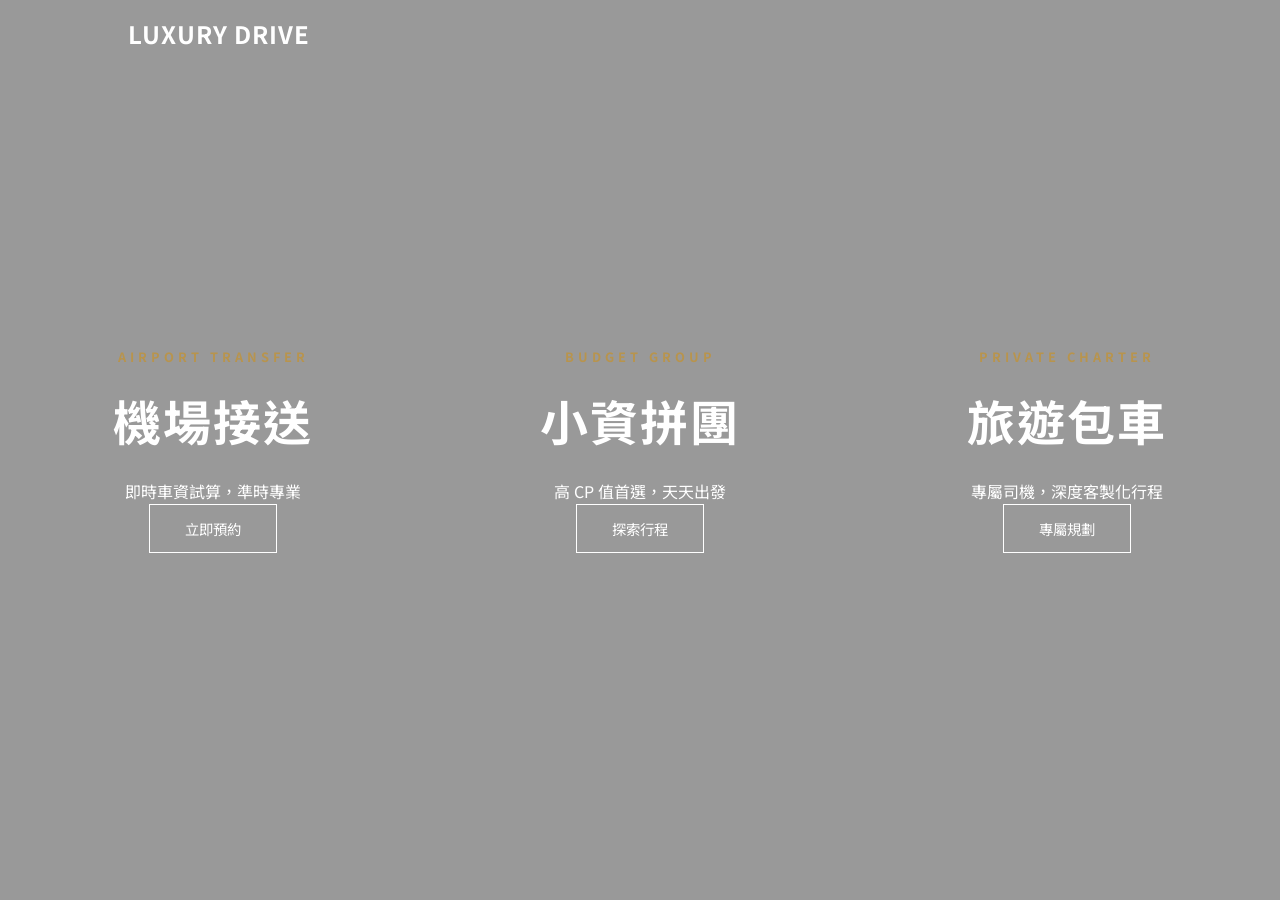
<file: index.html>
<!DOCTYPE html>
<html lang="zh-Hant">
<head>
    <meta charset="UTF-8">
    <meta name="viewport" content="width=device-width, initial-scale=1.0">
    <title>尊榮接送 LUXURY DRIVE | 官方網站</title>
    <link rel="stylesheet" href="star-travel_site/style.css">
    <link href="https://fonts.googleapis.com/css2?family=Noto+Sans+TC:wght@300;500;700&display=swap" rel="stylesheet">
</head>
<body class="luxury-home">

<nav class="navbar luxury-nav">
    <div class="logo">LUXURY DRIVE</div>
</nav>

<main class="split-hero">
    <a href="star-travel_site/airport.html" class="hero-half airport-side">
        <div class="side-content">
            <span class="category">AIRPORT TRANSFER</span>
            <h2>機場接送</h2>
            <p>即時車資試算，準時專業</p>
            <div class="luxury-btn">立即預約</div>
        </div>
        <div class="overlay"></div>
    </a>

    <a href="star-travel_site/budget.html" class="hero-half budget-side">
        <div class="side-content">
            <span class="category">BUDGET GROUP</span>
            <h2>小資拼團</h2>
            <p>高 CP 值首選，天天出發</p>
            <div class="luxury-btn">探索行程</div>
        </div>
        <div class="overlay"></div>
    </a>

    <a href="star-travel_site/charter.html" class="hero-half charter-side">
        <div class="side-content">
            <span class="category">PRIVATE CHARTER</span>
            <h2>旅遊包車</h2>
            <p>專屬司機，深度客製化行程</p>
            <div class="luxury-btn">專屬規劃</div>
        </div>
        <div class="overlay"></div>
    </a>
</main>

</body>
</html>
</file>
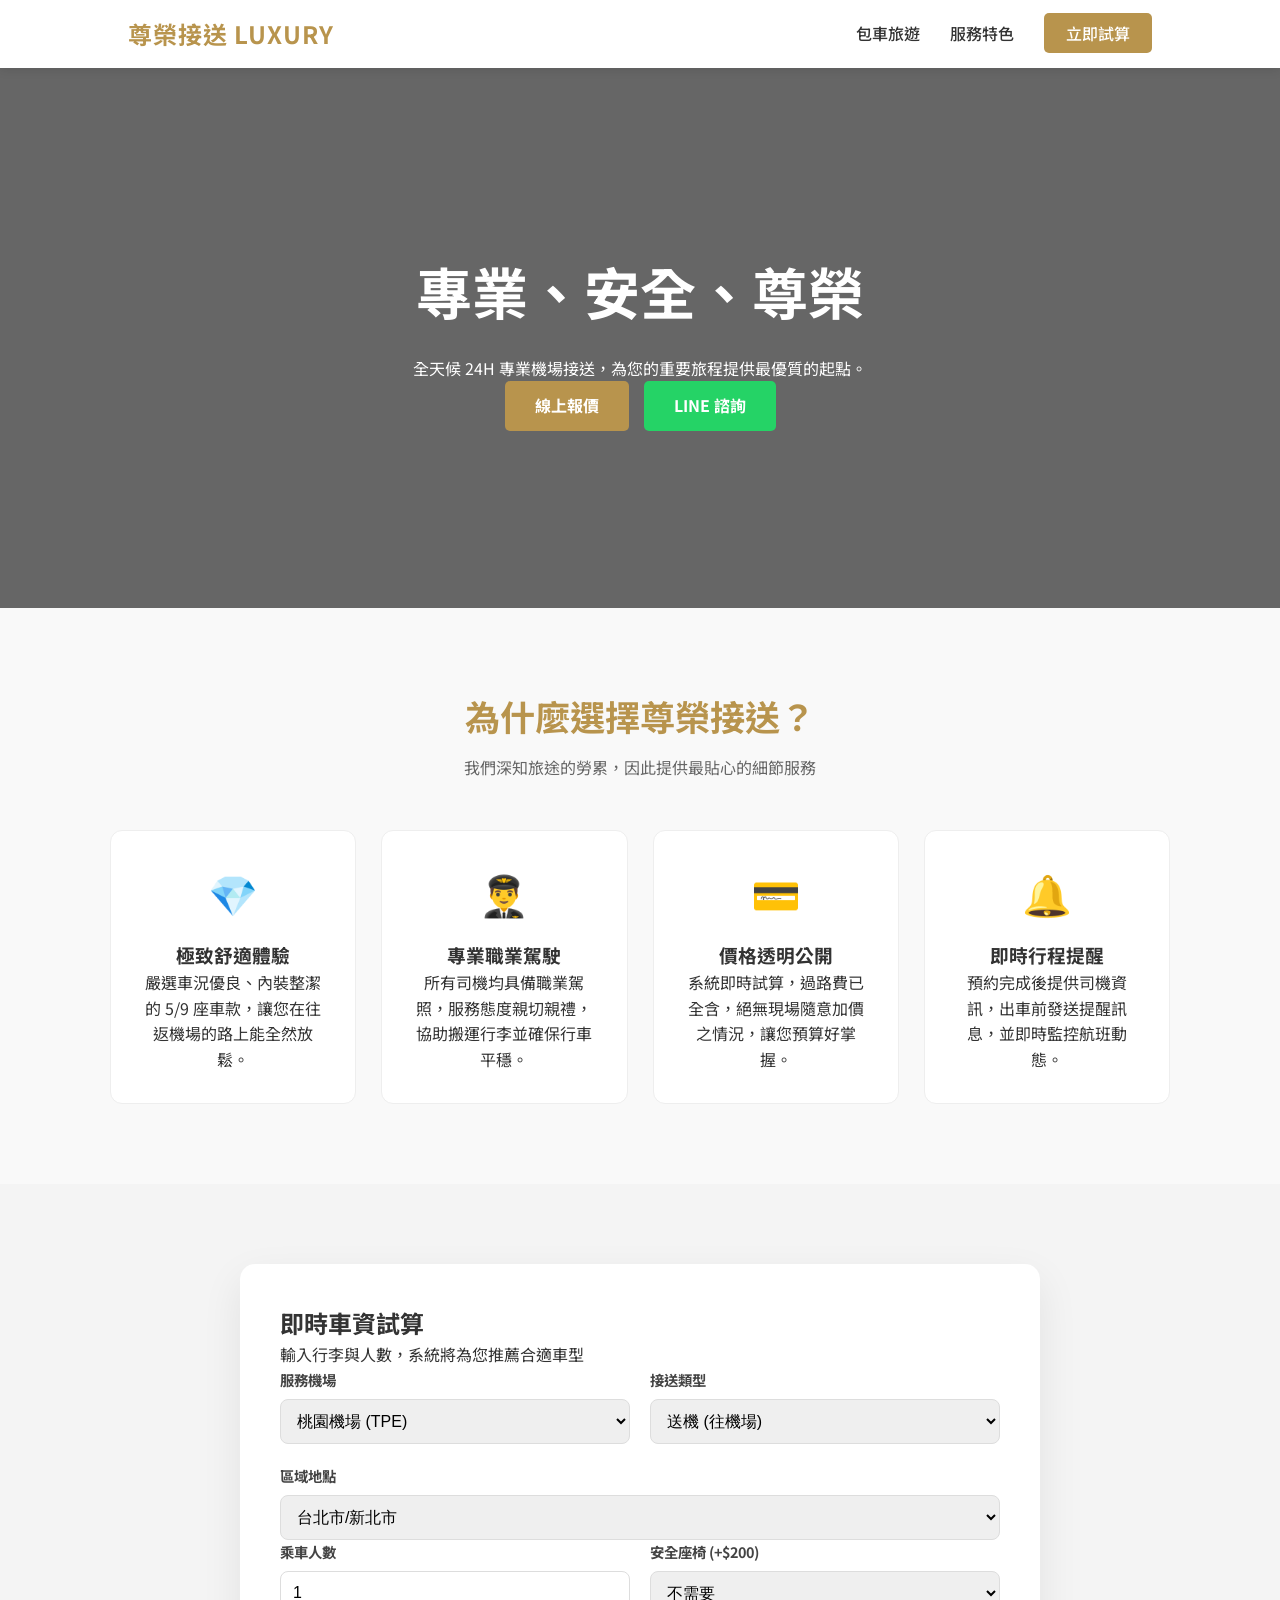
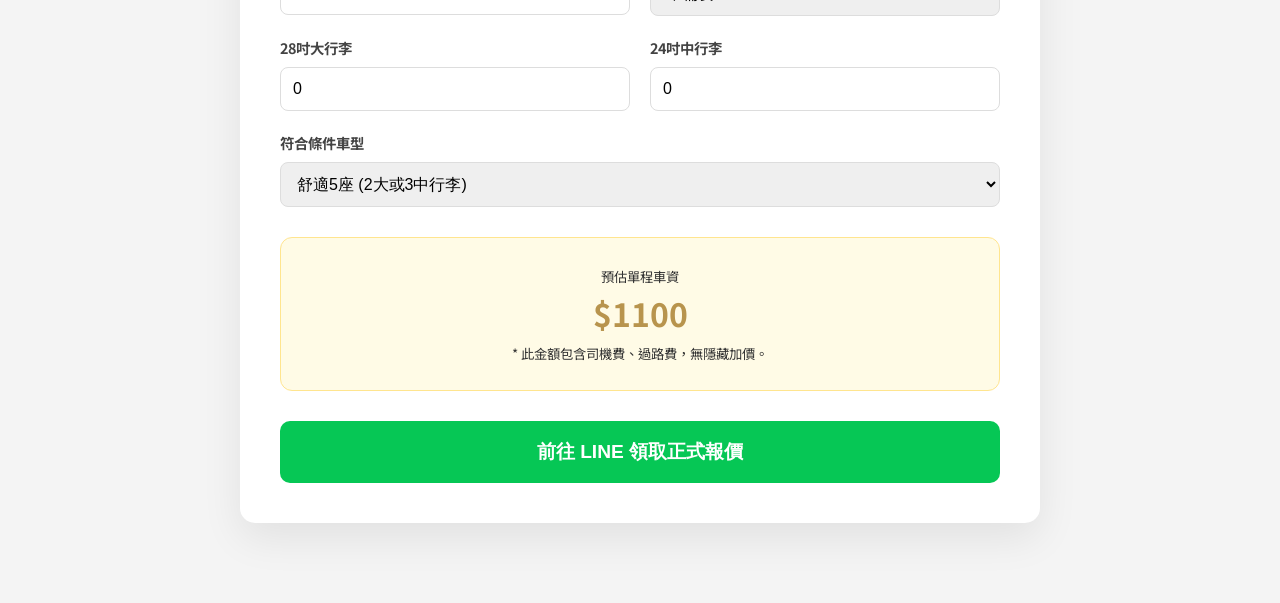
<file: star-travel_site/airport.html>
<!DOCTYPE html>
<html lang="zh-Hant">
<head>
    <meta charset="UTF-8">
    <meta name="viewport" content="width=device-width, initial-scale=1.0">
    <title>尊榮機場接送 | 24H 專業智能預約</title>
    <link rel="stylesheet" href="style.css">
    <link href="https://fonts.googleapis.com/css2?family=Noto+Sans+TC:wght@400;500;700&display=swap" rel="stylesheet">
</head>
<body>

<nav class="navbar">
    <div class="logo">尊榮接送 LUXURY</div>
    <ul class="nav-links">
	    <li><a href="charter.html">包車旅遊</a></li>
        <li><a href="#features">服務特色</a></li>
        <li><a href="#booking" class="btn-contact-nav">立即試算</a></li>
    </ul>
</nav>

<header class="hero">
    <div class="hero-content">
        <h1>專業、安全、尊榮</h1>
        <p>全天候 24H 專業機場接送，為您的重要旅程提供最優質的起點。</p>
        <div class="hero-btns">
            <a href="#booking" class="btn-primary">線上報價</a>
            <a href="https://line.me" class="btn-secondary">LINE 諮詢</a>
        </div>
    </div>
</header>

<section id="features" class="service-intro">
    <div class="container">
        <div class="section-header">
            <h2>為什麼選擇尊榮接送？</h2>
            <p>我們深知旅途的勞累，因此提供最貼心的細節服務</p>
        </div>

        <div class="service-grid">
            <div class="service-card">
                <div class="card-icon">💎</div>
                <h3>極致舒適體驗</h3>
                <p>嚴選車況優良、內裝整潔的 5/9 座車款，讓您在往返機場的路上能全然放鬆。</p>
            </div>
            <div class="service-card">
                <div class="card-icon">👨‍✈️</div>
                <h3>專業職業駕駛</h3>
                <p>所有司機均具備職業駕照，服務態度親切親禮，協助搬運行李並確保行車平穩。</p>
            </div>
            <div class="service-card">
                <div class="card-icon">💳</div>
                <h3>價格透明公開</h3>
                <p>系統即時試算，過路費已全含，絕無現場隨意加價之情況，讓您預算好掌握。</p>
            </div>
            <div class="service-card">
                <div class="card-icon">🔔</div>
                <h3>即時行程提醒</h3>
                <p>預約完成後提供司機資訊，出車前發送提醒訊息，並即時監控航班動態。</p>
            </div>
        </div>
    </div>
</section>

<section id="booking" class="booking-section">
    <div class="container">
        <div class="form-card">
            <div class="form-header">
                <h2>即時車資試算</h2>
                <p>輸入行李與人數，系統將為您推薦合適車型</p>
            </div>
            
            <form class="booking-form" id="mainForm">
                <div class="form-row">
                    <div class="form-group">
                        <label>服務機場</label>
                        <select id="airport" onchange="updateAreaOptions()">
                            <option value="TPE">桃園機場 (TPE)</option>
                            <option value="TSA">松山機場 (TSA)</option>
                        </select>
                    </div>
                    <div class="form-group">
                        <label>接送類型</label>
                        <select id="serviceType">
                            <option value="送機">送機 (往機場)</option>
                            <option value="接機">接機 (機場出發)</option>
                        </select>
                    </div>
                </div>

                <div class="form-group">
                    <label>區域地點</label>
                    <select id="area"></select>
                </div>

                <div class="form-row">
                    <div class="form-group">
                        <label>乘車人數</label>
                        <input type="number" id="passengerCount" min="1" max="8" value="1">
                    </div>
                    <div class="form-group">
                        <label>安全座椅 (+$200)</label>
                        <select id="babySeat">
                            <option value="0">不需要</option>
                            <option value="1">1 張</option>
                            <option value="2">2 張</option>
                        </select>
                    </div>
                </div>

                <div class="form-row">
                    <div class="form-group">
                        <label>28吋大行李</label>
                        <input type="number" id="luggage28" min="0" max="10" value="0">
                    </div>
                    <div class="form-group">
                        <label>24吋中行李</label>
                        <input type="number" id="luggage24" min="0" max="10" value="0">
                    </div>
                </div>

                <div class="form-group">
                    <label>符合條件車型</label>
                    <select id="carType"></select>
                </div>

                <div id="price-display" class="price-box">
                    <small>預估單程車資</small>
                    <span id="estimated-amount">$0</span>
                    <small id="price-note">* 最終價格以客服確認為準</small>
                </div>

                <button type="button" onclick="sendToLine()" class="btn-submit" id="submitBtn">
                    前往 LINE 領取正式報價
                </button>
            </form>
        </div>
    </div>
</section>

<script>
// 數據與邏輯同前，確保功能完整
const pricingData = {
   TPE: { 
       "台北市/新北市": { comfort: 1100, suv: 1200, van: 1400 },
       "桃園中壢市區": { comfort: 1100, suv: 1200, van: 1500 },
       "新竹市區": { comfort: 1600, suv: 1700, van: 2000 },
       "基隆市區": { comfort: 1700, suv: 1800, van: 2100 },
       "礁溪宜蘭": { comfort: 2400, suv: 2500, van: 2900 },
       "羅東蘇澳": { comfort: 2700, suv: 2800, van: 3200 },
       "台中市區": { comfort: 2600, suv: 2700, van: 3000 },
       "苗栗市區": { comfort: 2100, suv: 2200, van: 2600 },
       "彰化市區": { comfort: 2800, suv: 2900, van: 3300 },
       "雲林市區": { comfort: 3500, suv: 3600, van: 4000 },
       "嘉義市區": { comfort: 4200, suv: 4300, van: 4700 },
       "台南市區": { comfort: 4700, suv: 4800, van: 5600 },
       "花蓮市區": { comfort: 6200, suv: 6400, van: 7000 }
   },
   TSA: { 
       "台北市區": { comfort: 800, suv: 900, van: 1100 },
       "北投/文山/板橋/新莊": { comfort: 850, suv: 950, van: 1200 },
       "新店/土城/汐止": { comfort: 900, suv: 1000, van: 1300 },
       "三峽/鶯歌/淡水": { comfort: 950, suv: 1000, van: 1300 },
       "宜蘭礁溪": { comfort: 1800, suv: 1900, van: 2300 }
   }
};

const carOptions = [
    { value: 'comfort', text: '舒適5座 (2大或3中行李)' },
    { value: 'suv', text: '休旅5座 (3大或4中行李)' },
    { value: 'van', text: '舒適8/9座 (6大或7中行李)' }
];

function updateAreaOptions() {
   const airport = document.getElementById('airport').value;
   const areaSelect = document.getElementById('area');
   areaSelect.innerHTML = "";
   Object.keys(pricingData[airport]).forEach(area => {
       let opt = document.createElement('option');
       opt.value = area; opt.text = area;
       areaSelect.appendChild(opt);
   });
   calculatePrice();
}

document.getElementById('mainForm').addEventListener('input', calculatePrice);

function calculatePrice() {
   const airport = document.getElementById('airport').value;
   const area = document.getElementById('area').value;
   const carSelect = document.getElementById('carType');
   const type = document.getElementById('serviceType').value;
   const pax = parseInt(document.getElementById('passengerCount').value) || 0;
   const seat = parseInt(document.getElementById('babySeat').value) || 0;
   const lug28 = parseInt(document.getElementById('luggage28').value) || 0;
   const lug24 = parseInt(document.getElementById('luggage24').value) || 0;

   const effectivePax = pax + (seat > 0 ? 1 : 0); 
   const currentSelected = carSelect.value;
   carSelect.innerHTML = ""; 

   const checkLimit = (car) => {
       if (car === 'comfort') return effectivePax <= 4 && (lug28+lug24) <= 2 && lug24 <= 3;
       if (car === 'suv') return effectivePax <= 4 && (lug28+lug24) <= 3 && lug24 <= 4;
       if (car === 'van') return effectivePax <= 7 && (lug28+lug24) <= 6 && lug24 <= 7;
       return false;
   };

   let availableCount = 0;
   carOptions.forEach(opt => {
       if (checkLimit(opt.value)) {
           let nOpt = document.createElement('option');
           nOpt.value = opt.value; nOpt.text = opt.text;
           carSelect.appendChild(nOpt);
           availableCount++;
       }
   });

   if ([...carSelect.options].some(o => o.value === currentSelected)) carSelect.value = currentSelected;

   const car = carSelect.value;
   const note = document.getElementById('price-note');
   const btn = document.getElementById('submitBtn');

   if (availableCount > 0 && car) {
       let price = pricingData[airport][area][car];
       if (type === "接機" && (area === "台北市/新北市" || area === "桃園中壢市區")) price += 100; 
       price += (seat * 200);
       document.getElementById('estimated-amount').innerText = `$${price}`;
       note.innerText = "* 此金額包含司機費、過路費，無隱藏加價。";
       btn.disabled = false;
   } else {
       document.getElementById('estimated-amount').innerText = "---";
       note.innerHTML = "<span style='color:red;'>⚠️ 此行李/人數組合超出車輛上限，請洽客服安排。</span>";
       btn.disabled = true;
   }
}

function sendToLine() {
   const price = document.getElementById('estimated-amount').innerText;
   const airport = document.getElementById('airport').options[document.getElementById('airport').selectedIndex].text;
   const car = document.getElementById('carType').options[document.getElementById('carType').selectedIndex].text;
   const msg = `【預約機場接送】\n地點：${document.getElementById('area').value} ↔ ${airport}\n類型：${document.getElementById('serviceType').value}\n車型：${car}\n人數：${document.getElementById('passengerCount').value}人/座椅${document.getElementById('babySeat').value}張\n行李：28吋x${document.getElementById('luggage28').value}、24吋x${document.getElementById('luggage24').value}\n試算金額：${price}`;
   window.location.href = `https://line.me/R/oaMessage/@your_id/?${encodeURIComponent(msg)}`;
}
updateAreaOptions();
</script>
</body>
</html>
</file>
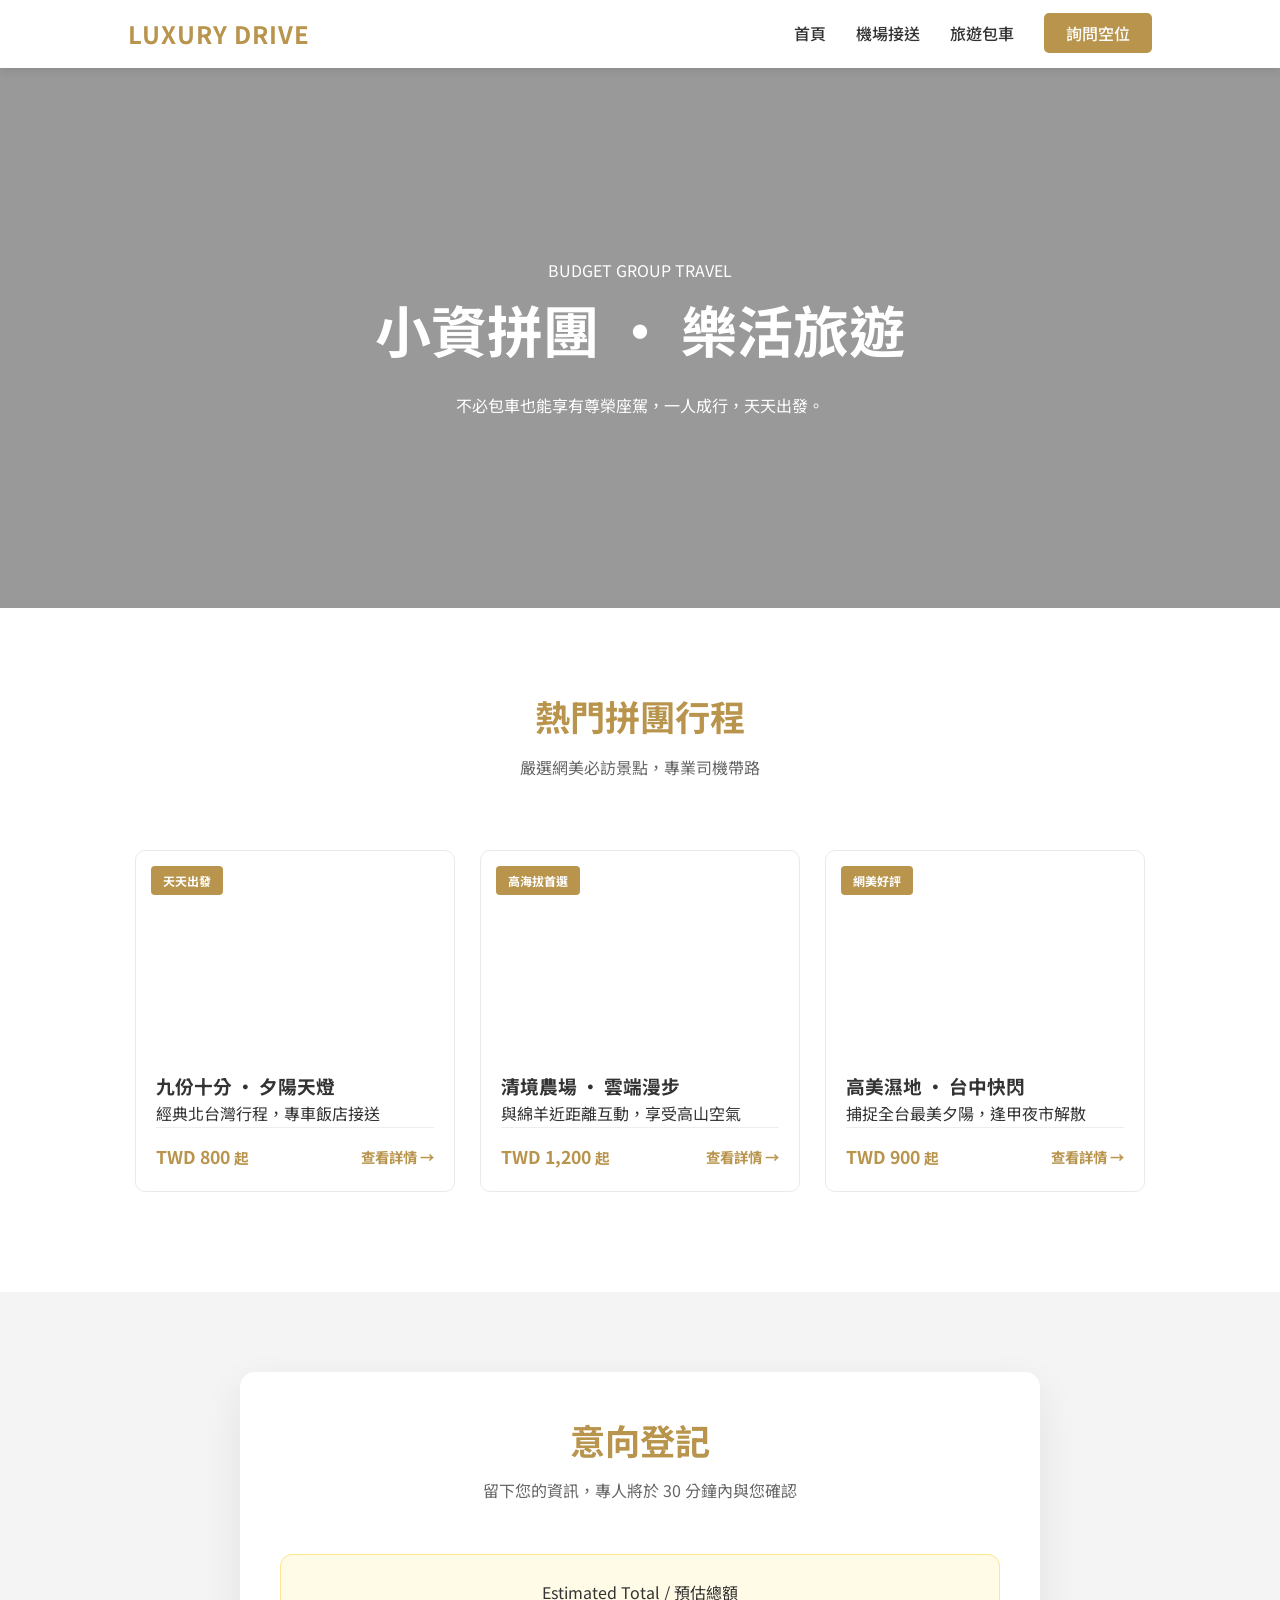
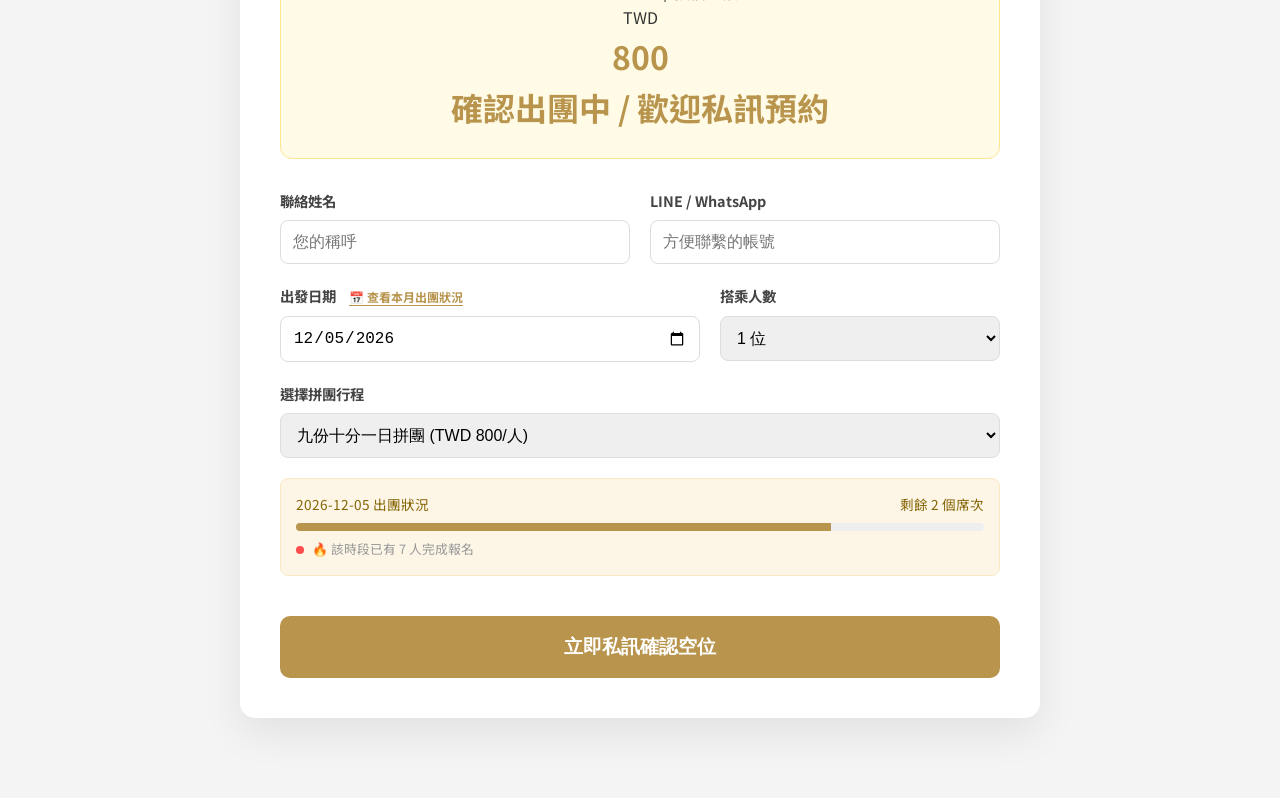
<file: star-travel_site/budget.html>
<!DOCTYPE html>
<html lang="zh-Hant">
<head>
    <meta charset="UTF-8">
    <meta name="viewport" content="width=device-width, initial-scale=1.0">
    <title>小資拼團 - LUXURY DRIVE</title>
    <link rel="stylesheet" href="style.css">
    <link href="https://fonts.googleapis.com/css2?family=Noto+Sans+TC:wght@300;500;700&display=swap" rel="stylesheet">
</head>
<body class="budget-page">

<nav class="navbar">
    <div class="logo">LUXURY DRIVE</div>
    <ul class="nav-links">
        <li><a href="index.html">首頁</a></li>
        <li><a href="airport.html">機場接送</a></li>
        <li><a href="charter.html">旅遊包車</a></li>
        <li><a href="#booking" class="btn-contact-nav">詢問空位</a></li>
    </ul>
</nav>

<header class="hero budget-hero">
    <div class="hero-content">
        <span class="hero-subtitle">BUDGET GROUP TRAVEL</span>
        <h1>小資拼團 · 樂活旅遊</h1>
        <p>不必包車也能享有尊榮座駕，一人成行，天天出發。</p>
    </div>
</header>

<section class="packages-section">
    <div class="container">
        <div class="section-header">
            <h2>熱門拼團行程</h2>
            <p>嚴選網美必訪景點，專業司機帶路</p>
        </div>
        
        <div class="package-grid">
            <div class="package-card" onclick="openPackage('jiufen')">
                <div class="tag">天天出發</div>
                <div class="package-img" style="background-image: url('https://images.unsplash.com/photo-1506450174024-79973238da44?q=80&w=800');"></div>
                <div class="package-info">
                    <h3>九份十分 · 夕陽天燈</h3>
                    <p>經典北台灣行程，專車飯店接送</p>
                    <div class="package-footer">
                        <span class="price">TWD 800 <small>起</small></span>
                        <span class="more-link">查看詳情 →</span>
                    </div>
                </div>
            </div>

            <div class="package-card" onclick="openPackage('qingjing')">
                <div class="tag">高海拔首選</div>
                <div class="package-img" style="background-image: url('https://images.unsplash.com/photo-1470071459604-3b5ec3a7fe05?q=80&w=800');"></div>
                <div class="package-info">
                    <h3>清境農場 · 雲端漫步</h3>
                    <p>與綿羊近距離互動，享受高山空氣</p>
                    <div class="package-footer">
                        <span class="price">TWD 1,200 <small>起</small></span>
                        <span class="more-link">查看詳情 →</span>
                    </div>
                </div>
            </div>

            <div class="package-card" onclick="openPackage('gaomei')">
                <div class="tag">網美好評</div>
                <div class="package-img" style="background-image: url('https://images.unsplash.com/photo-1549317661-bd32c8ce0db2?q=80&w=800');"></div>
                <div class="package-info">
                    <h3>高美濕地 · 台中快閃</h3>
                    <p>捕捉全台最美夕陽，逢甲夜市解散</p>
                    <div class="package-footer">
                        <span class="price">TWD 900 <small>起</small></span>
                        <span class="more-link">查看詳情 →</span>
                    </div>
                </div>
            </div>
        </div>
    </div>
</section>

<section class="booking-section" id="booking">
    <div class="container">
        <div class="form-card">
            <div class="section-header">
                <h2>意向登記</h2>
                <p>留下您的資訊，專人將於 30 分鐘內與您確認</p>
            </div>
            
            <div class="price-box">
                <label>Estimated Total / 預估總額</label>
                <div>
                    <span class="currency">TWD</span>
                    <span id="estimated-amount">0</span>
                </div>
                <span id="estimated-status">請選擇行程與人數</span>
            </div>

            <form id="budgetForm">
    <div class="form-row">
        <div class="form-group">
            <label>聯絡姓名</label>
            <input type="text" id="user-name" placeholder="您的稱呼" required>
        </div>
        <div class="form-group">
            <label>LINE / WhatsApp</label>
            <input type="text" id="user-contact" placeholder="方便聯繫的帳號" required>
        </div>
    </div>

    <div class="form-row">
        <div class="form-group" style="flex: 1.5;">
		
    <label>出發日期 
			<span onclick="toggleCalendar()" style="font-size:0.75rem; color:#b8944d; cursor:pointer; margin-left:10px; border-bottom:1px solid;">📅 查看本月出團狀況</span>
		</label>
		<input type="date" id="tour-date" required>
		</div>

		<div id="calendar-popup" class="calendar-modal">
		<div class="calendar-card">
			<div class="calendar-header">
				<h3 id="current-month-year">2024年 5月</h3>
				<span class="close-mini" onclick="toggleCalendar()">×</span>
			</div>
			<div class="calendar-grid-header">
				<span>日</span><span>一</span><span>二</span><span>三</span><span>四</span><span>五</span><span>六</span>
			</div>
			<div id="calendar-days" class="calendar-grid">
				</div>
			<div class="calendar-footer">
				<small>● 尚有餘位 | <span style="color:#e53e3e;">● 即將客滿</span></small>
			</div>
		</div>
        </div>
		
		
		
        <div class="form-group" style="flex: 1;">
            <label>搭乘人數</label>
            <select id="passenger-count">
                <option value="1">1 位</option>
                <option value="2">2 位</option>
                <option value="3">3 位</option>
                <option value="4">4 位</option>
            </select>
        </div>
    </div>

    <div class="form-group">
        <label>選擇拼團行程</label>
        <select id="tour-select">
            <option value="800">九份十分一日拼團 (TWD 800/人)</option>
            <option value="1200">清境農場一日拼團 (TWD 1,200/人)</option>
            <option value="900">高美濕地半日拼團 (TWD 900/人)</option>
        </select>
    </div>

    <div id="booking-status-bar" style="margin: 20px 0; padding: 15px; background: #fdf6e7; border-radius: 8px; border: 1px solid #f9e8c3;">
        <div style="display: flex; justify-content: space-between; margin-bottom: 8px; font-size: 0.85rem; color: #856404;">
            <span id="date-display">請選擇日期...</span>
            <span id="seats-left">剩餘 8 個席次</span>
        </div>
        <div style="width: 100%; height: 8px; background: #eee; border-radius: 4px; overflow: hidden;">
            <div id="progress-fill" style="width: 30%; height: 100%; background: #b8944d; transition: 0.5s;"></div>
        </div>
        <p id="live-count-text" style="font-size: 0.8rem; color: #999; margin-top: 8px;">🔥 該時段已有 2 人完成報名</p>
    </div>
    
    <button type="submit" class="btn-submit">立即私訊確認空位</button>
</form>
        </div>
    </div>
</section>

<div id="packageModal" class="modal">
    <div class="modal-content">
        <button class="close-btn" onclick="closeModal()">&times;</button>
        <div id="modalBody">
            </div>
    </div>
</div>

<script>
    function openPackage(type) {
        const modal = document.getElementById('packageModal');
        const body = document.getElementById('modalBody');
        modal.style.display = 'block';
        
        // 模擬注入不同行程的內容
        let content = `
            <div class="package-detail">
                <h2 style="margin-bottom:15px; color:#b8944d;">行程詳細資訊</h2>
                <div style="background:#f9f9f9; padding:20px; border-radius:10px; margin-bottom:20px;">
                    <p style="margin-bottom:10px;"><strong>✅ 費用包含：</strong>車資、油費、過路費、保險、飲用水</p>
                    <p style="margin-bottom:10px;"><strong>❌ 費用不含：</strong>門票、個人餐費、小費</p>
                    <p><strong>📍 集合地點：</strong>台北車站 M3 出口 或 市區飯店</p>
                </div>
                <p style="line-height:1.8; color:#666;">這是我們最受歡迎的精選路線。小資拼團讓您用最少的預算，享受最專業的司機接送服務。車輛皆為定期消毒之豪華九人座商務車，保證寬敞舒適。</p>
                <div style="margin-top:30px; text-align:center;">
                    <a href="#booking" onclick="closeModal()" class="btn-primary" style="display:inline-block; padding:12px 40px; text-decoration:none;">我有興趣</a>
                </div>
            </div>
        `;
        body.innerHTML = content;
    }

    function closeModal() {
        document.getElementById('packageModal').style.display = 'none';
    }
	
	
    const tourSelect = document.getElementById('tour-select');
    const passengerSelect = document.getElementById('passenger-count');
    const tourDate = document.getElementById('tour-date');
    const amountDisplay = document.getElementById('estimated-amount');
    const statusDisplay = document.getElementById('estimated-status');
    
    // 進度條相關
    const dateDisplay = document.getElementById('date-display');
    const seatsLeft = document.getElementById('seats-left');
    const progressFill = document.getElementById('progress-fill');
    const liveCountText = document.getElementById('live-count-text');

    // 預設日期為明天
    const today = new Date();
    const tomorrow = new Date(today);
    tomorrow.setDate(tomorrow.getDate() + 1);
    tourDate.value = tomorrow.toISOString().split('T')[0];
    tourDate.min = today.toISOString().split('T')[0];

    function updateBookingInfo() {
        const selectedDate = new Date(tourDate.value);
        const dayOfWeek = selectedDate.getDay(); // 0 是週日, 6 是週六
        
        // 模擬報名人數邏輯：週末 (0,6) 4-7人，平日 1-4人
        let registered;
        if (dayOfWeek === 0 || dayOfWeek === 6) {
            registered = Math.floor(Math.random() * 4) + 4; 
        } else {
            registered = Math.floor(Math.random() * 4) + 1;
        }

        const maxSeats = 9; // 豪華九人座
        const left = maxSeats - registered;
        const percentage = (registered / maxSeats) * 100;

        // 更新視覺
        dateDisplay.innerText = `${tourDate.value} 出團狀況`;
        seatsLeft.innerText = `剩餘 ${left} 個席次`;
        progressFill.style.width = `${percentage}%`;
        liveCountText.innerText = `🔥 該時段已有 ${registered} 人完成報名`;

        // 連動更新價格
        const pricePerPerson = parseInt(tourSelect.value);
        const count = parseInt(passengerSelect.value);
        amountDisplay.innerText = (pricePerPerson * count).toLocaleString();
        
        // 檢查是否超額
        if (count > left) {
            statusDisplay.innerText = "抱歉，該時段餘位不足，建議更換日期";
            statusDisplay.style.color = "#e53e3e";
        } else {
            statusDisplay.innerText = "確認出團中 / 歡迎私訊預約";
            statusDisplay.style.color = "#b8944d";
        }
    }

    // 監聽所有欄位
    tourDate.addEventListener('change', updateBookingInfo);
    tourSelect.addEventListener('change', updateBookingInfo);
    passengerSelect.addEventListener('change', updateBookingInfo);

    // 初始執行
    updateBookingInfo();
	function toggleCalendar() {
    const cal = document.getElementById('calendar-popup');
    cal.style.display = (cal.style.display === 'flex') ? 'none' : 'flex';
    if(cal.style.display === 'flex') renderCalendar();
}

function renderCalendar() {
    const container = document.getElementById('calendar-days');
    const now = new Date();
    const year = now.getFullYear();
    const month = now.getMonth();
    
    // 設定標題
    document.getElementById('current-month-year').innerText = `${year}年 ${month + 1}月`;
    
    const firstDay = new Date(year, month, 1).getDay();
    const daysInMonth = new Date(year, month + 1, 0).getDate();
    
    container.innerHTML = '';

    // 填充空白
    for (let i = 0; i < firstDay; i++) {
        container.innerHTML += '<div></div>';
    }

    // 生成日期
    for (let d = 1; d <= daysInMonth; d++) {
        const isWeekend = (new Date(year, month, d).getDay() % 6 === 0);
        const registered = isWeekend ? Math.floor(Math.random() * 4) + 4 : Math.floor(Math.random() * 4) + 1;
        const isFull = registered >= 7;

        const dayEl = document.createElement('div');
        dayEl.className = 'calendar-day';
        dayEl.innerHTML = `
            <span class="day-num">${d}</span>
            <span class="day-count ${isFull ? 'full-alert' : ''}">${registered}人報名</span>
        `;
        
        dayEl.onclick = () => {
            const formattedDate = `${year}-${String(month + 1).padStart(2, '0')}-${String(d).padStart(2, '0')}`;
            document.getElementById('tour-date').value = formattedDate;
            updateBookingInfo(); // 觸發你原本的報名人數進度條更新
            toggleCalendar();
        };
        
        container.appendChild(dayEl);
    }
}
</script>

</body>
</html>
</file>
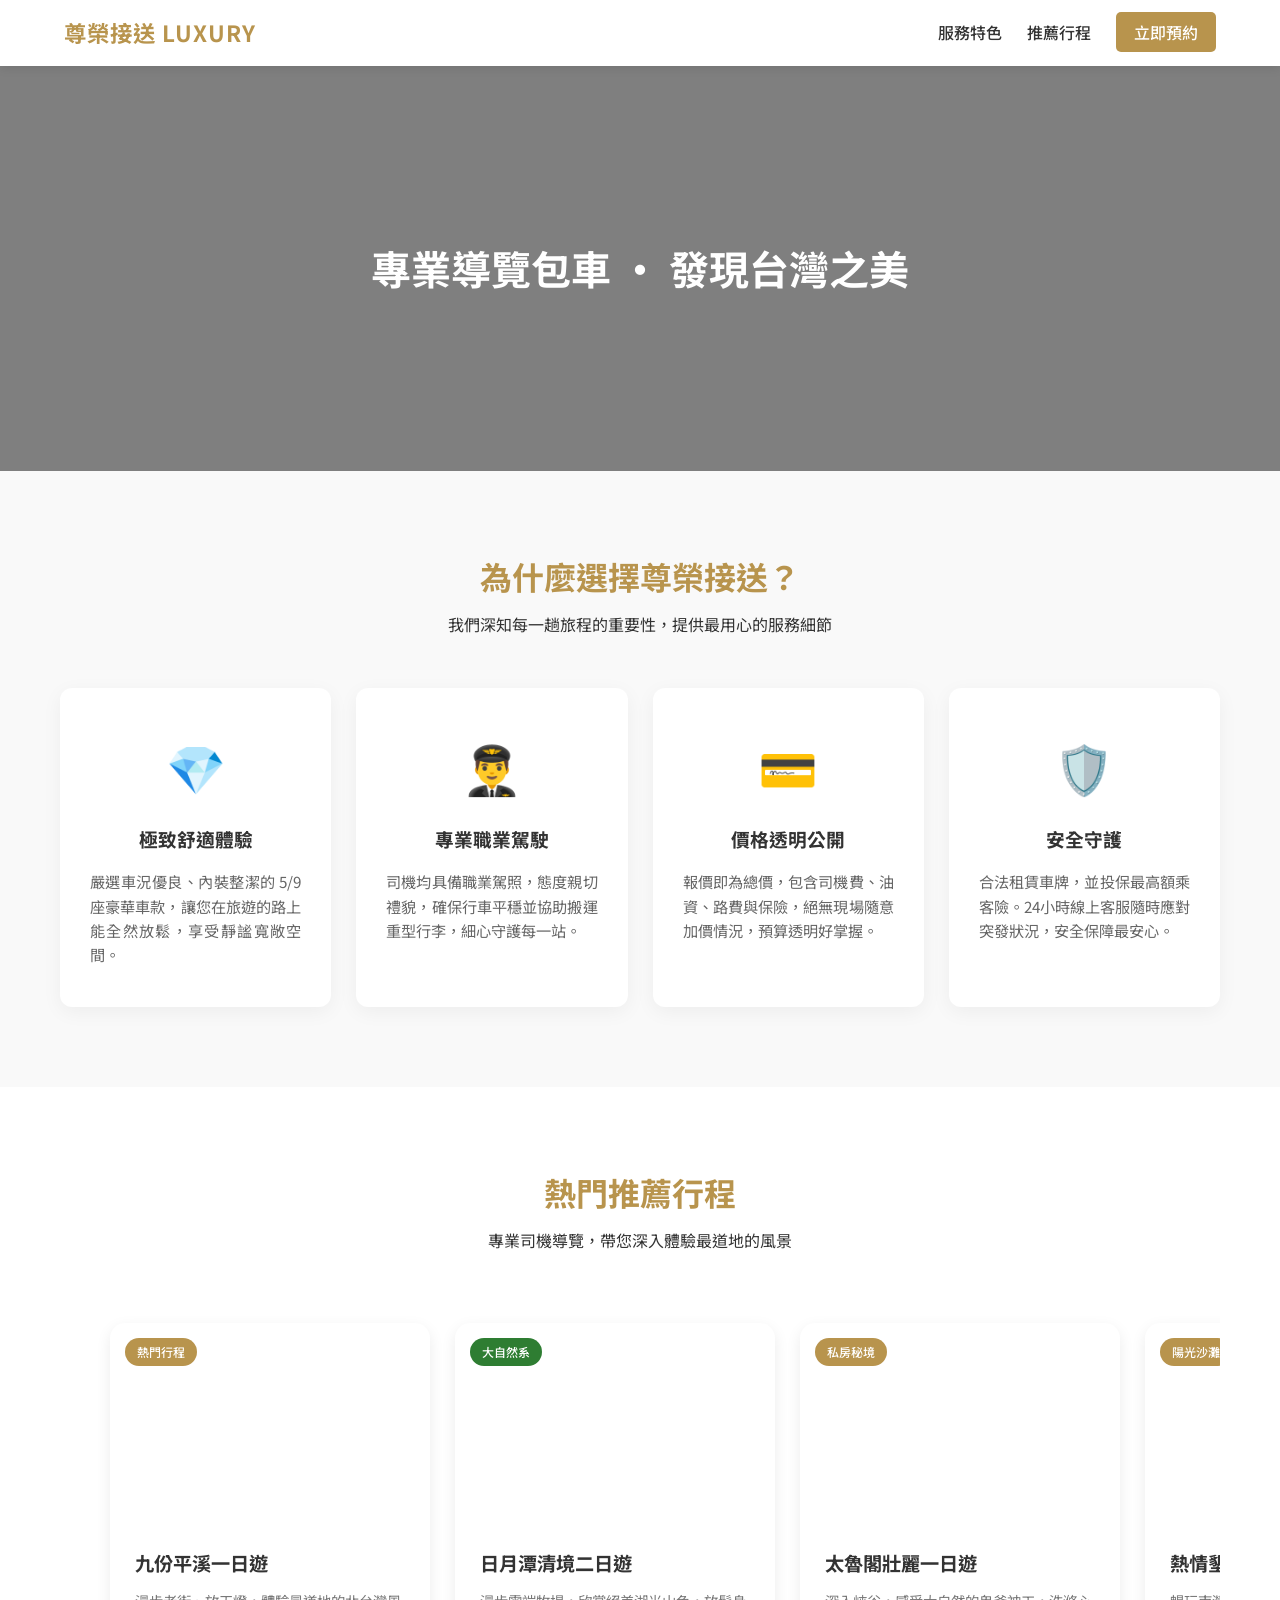
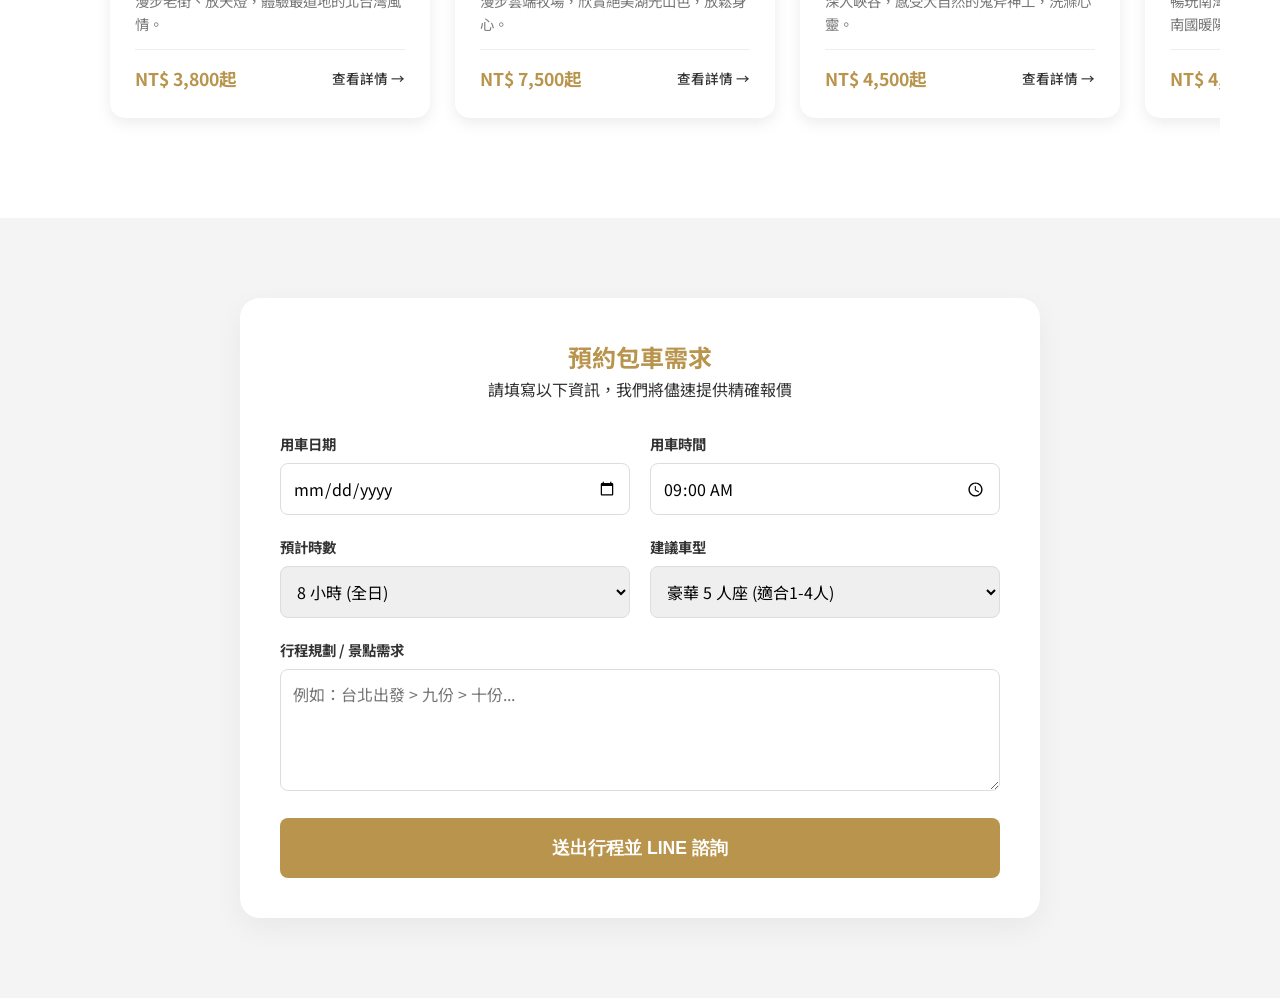
<file: star-travel_site/charter.html>
<!DOCTYPE html>
<html lang="zh-Hant">
<head>
    <meta charset="UTF-8">
    <meta name="viewport" content="width=device-width, initial-scale=1.0">
    <title>尊榮接送 LUXURY | 專業包車服務</title>
    <link href="https://fonts.googleapis.com/css2?family=Noto+Sans+TC:wght@300;400;500;700&display=swap" rel="stylesheet">
    <style>
        /* 1. 基礎設定 */
        * { margin: 0; padding: 0; box-sizing: border-box; }
        body { font-family: 'Noto Sans TC', sans-serif; color: #333; line-height: 1.6; scroll-behavior: smooth; background: #fff; }
        .container { max-width: 1200px; margin: 0 auto; padding: 0 20px; }
        
        /* 2. 導覽列 */
        .navbar { display: flex; justify-content: space-between; align-items: center; padding: 15px 5%; background: #fff; box-shadow: 0 2px 10px rgba(0,0,0,0.1); position: sticky; top: 0; z-index: 1000; }
        .logo { font-size: 1.4rem; font-weight: bold; color: #b8944d; letter-spacing: 1px; }
        .nav-links { list-style: none; display: flex; align-items: center; }
        .nav-links li { margin-left: 25px; }
        .nav-links a { text-decoration: none; color: #333; font-weight: 500; transition: 0.3s; }
        .btn-contact-nav { background: #b8944d; color: #fff !important; padding: 8px 18px; border-radius: 5px; }

        /* 3. 英雄區 */
        .hero { 
            height: 45vh; background: linear-gradient(rgba(0,0,0,0.5), rgba(0,0,0,0.5)), url('https://images.unsplash.com/photo-1449965408869-eaa3f722e40d?q=80&w=2000');
            background-size: cover; background-position: center; display: flex; align-items: center; justify-content: center; text-align: center; color: #fff;
        }

        /* 4. 服務特色 (原始風格) */
        .service-intro { padding: 80px 0; background: #f9f9f9; }
        .section-header { text-align: center; margin-bottom: 50px; }
        .section-header h2 { color: #b8944d; font-size: 2rem; margin-bottom: 10px; }
        .service-grid { display: grid; grid-template-columns: repeat(auto-fit, minmax(250px, 1fr)); gap: 25px; }
        .service-card { background: #fff; padding: 40px 30px; border-radius: 12px; text-align: center; box-shadow: 0 5px 20px rgba(0,0,0,0.05); }
        .card-icon { font-size: 3rem; margin-bottom: 20px; display: block; }
        .service-card h3 { margin-bottom: 15px; color: #333; }
        .service-card p { font-size: 0.95rem; color: #666; text-align: justify; }

        /* 5. 推薦行程 (含標籤 Tag 風格) */
        .packages-section { padding: 80px 0; background: #fff; overflow: hidden; }
        .package-grid { display: flex; gap: 25px; padding: 20px 50px; overflow-x: auto; scroll-snap-type: x mandatory; }
        .package-grid::-webkit-scrollbar { height: 6px; }
        .package-grid::-webkit-scrollbar-thumb { background: #ddd; border-radius: 10px; }
        
        .package-card { 
            flex: 0 0 320px; background: #fff; border-radius: 15px; overflow: hidden; 
            box-shadow: 0 5px 15px rgba(0,0,0,0.08); scroll-snap-align: center; cursor: pointer;
            position: relative; transition: 0.3s;
        }
        .package-card:hover { transform: translateY(-5px); }

        /* 行程標籤 */
        .tag {
            position: absolute; top: 15px; left: 15px; background: #b8944d; color: #fff;
            padding: 4px 12px; border-radius: 50px; font-size: 0.75rem; font-weight: 500; z-index: 10;
        }
        .tag.nature { background: #2e7d32; } /* 森林大自然系專用綠色 */

        .package-img { height: 200px; background-size: cover; background-position: center; }
        .package-info { padding: 25px; }
        .package-info h3 { margin-bottom: 10px; font-size: 1.2rem; }
        .package-info p { color: #777; font-size: 0.9rem; margin-bottom: 15px; height: 45px; overflow: hidden; }
        .package-footer { display: flex; justify-content: space-between; align-items: center; border-top: 1px solid #eee; padding-top: 15px; }
        .price { color: #b8944d; font-weight: 700; font-size: 1.1rem; }
        .more-link { font-size: 0.85rem; font-weight: 500; color: #333; }

        /* 6. 預約表單 */
        .booking-section { padding: 80px 0; background: #f4f4f4; }
        .form-card { background: #fff; padding: 40px; border-radius: 20px; max-width: 800px; margin: 0 auto; box-shadow: 0 10px 30px rgba(0,0,0,0.05); }
        .form-row { display: grid; grid-template-columns: 1fr 1fr; gap: 20px; margin-bottom: 20px; }
        .form-group label { display: block; font-weight: bold; margin-bottom: 8px; font-size: 0.9rem; }
        input, select, textarea { padding: 12px; border: 1px solid #ddd; border-radius: 8px; width: 100%; font-family: inherit; font-size: 1rem; }
        .btn-submit { background: #b8944d; color: #fff; border: none; padding: 18px; border-radius: 8px; width: 100%; font-size: 1.1rem; font-weight: bold; cursor: pointer; transition: 0.3s; }
        .btn-submit:hover { background: #a38241; }

        /* 7. Modal */
        .modal { display: none; position: fixed; inset: 0; z-index: 2000; background: rgba(0,0,0,0.85); backdrop-filter: blur(5px); }
        .modal-content { background: #fff; width: 90%; max-width: 600px; margin: 5vh auto; border-radius: 20px; padding: 30px; position: relative; max-height: 85vh; overflow-y: auto; }
        /* 金色圓鈕 X */
		.close-btn {
		/* 座標改回正值，確保在框框內看得到 */
		position: absolute !important;
		top: 15px !important;    
		right: 15px !important;  

		width: 42px !important;
		height: 42px !important;

		/* 你的要求：金底白色 X */
		background-color: #b8944d !important; 
		color: #ffffff !important; 

		border-radius: 50% !important; /* 強制圓圈 */
		border: 2px solid #ffffff !important; /* 白色外圈 */

		display: flex !important;
		align-items: center !important;
		justify-content: center !important;

		font-size: 22px !important;
		font-weight: bold !important;
		cursor: pointer !important;
		z-index: 9999 !important; /* 確保在圖片上面 */

		/* 轉動動畫 */
		transition: transform 0.4s cubic-bezier(0.175, 0.885, 0.32, 1.275) !important;
		box-shadow: 0 4px 10px rgba(0,0,0,0.3) !important;
		line-height: 0;
		}

		/* 選到時轉一下 */
		.close-btn:hover {
		background-color: #d4af37 !important;
		transform: rotate(180deg) scale(1.1) !important;
		}
        @media (max-width: 768px) { .form-row { grid-template-columns: 1fr; } .nav-links { display: none; } }
    </style>
</head>
<body>

<nav class="navbar">
    <div class="logo">尊榮接送 LUXURY</div>
    <ul class="nav-links">
        <li><a href="#features">服務特色</a></li>
        <li><a href="#packages">推薦行程</a></li>
        <li><a href="#booking" class="btn-contact-nav">立即預約</a></li>
    </ul>
</nav>

<header class="hero">
    <h1 style="color:#fff; font-size: 2.5rem;">專業導覽包車 · 發現台灣之美</h1>
</header>

<section id="features" class="service-intro">
    <div class="container">
        <div class="section-header">
            <h2>為什麼選擇尊榮接送？</h2>
            <p>我們深知每一趟旅程的重要性，提供最用心的服務細節</p>
        </div>
        <div class="service-grid">
            <div class="service-card">
                <span class="card-icon">💎</span>
                <h3>極致舒適體驗</h3>
                <p>嚴選車況優良、內裝整潔的 5/9 座豪華車款，讓您在旅遊的路上能全然放鬆，享受靜謐寬敞空間。</p>
            </div>
            <div class="service-card">
                <span class="card-icon">👨‍✈️</span>
                <h3>專業職業駕駛</h3>
                <p>司機均具備職業駕照，態度親切禮貌，確保行車平穩並協助搬運重型行李，細心守護每一站。</p>
            </div>
            <div class="service-card">
                <span class="card-icon">💳</span>
                <h3>價格透明公開</h3>
                <p>報價即為總價，包含司機費、油資、路費與保險，絕無現場隨意加價情況，預算透明好掌握。</p>
            </div>
            <div class="service-card">
                <span class="card-icon">🛡️</span>
                <h3>安全守護</h3>
                <p>合法租賃車牌，並投保最高額乘客險。24小時線上客服隨時應對突發狀況，安全保障最安心。</p>
            </div>
        </div>
    </div>
</section>

<section id="packages" class="packages-section">
    <div class="container">
        <div class="section-header">
            <h2 style="color:#b8944d;">熱門推薦行程</h2>
            <p>專業司機導覽，帶您深入體驗最道地的風景</p>
        </div>
        <div class="package-grid" id="package-list">
            </div>
    </div>
</section>

<section id="booking" class="booking-section">
    <div class="container">
        <div class="form-card">
            <div style="text-align:center; margin-bottom:30px;">
                <h2 style="color:#b8944d;">預約包車需求</h2>
                <p>請填寫以下資訊，我們將儘速提供精確報價</p>
            </div>
            <form id="charterForm">
                <div class="form-row">
                    <div class="form-group">
                        <label>用車日期</label>
                        <input type="date" id="serviceDate">
                    </div>
                    <div class="form-group">
                        <label>用車時間</label>
                        <input type="time" id="serviceTime" value="09:00">
                    </div>
                </div>
                <div class="form-row">
                    <div class="form-group">
                        <label>預計時數</label>
                        <select id="duration">
                            <option value="4">4 小時 (半日)</option>
                            <option value="8" selected>8 小時 (全日)</option>
                            <option value="10">10 小時 (深度)</option>
                        </select>
                    </div>
                    <div class="form-group">
                        <label>建議車型</label>
                        <select id="carType">
                            <option value="5人座">豪華 5 人座 (適合1-4人)</option>
                            <option value="9人座">尊榮 9 人座 (適合1-8人)</option>
                        </select>
                    </div>
                </div>
                <div class="form-group" style="margin-bottom:20px;">
                    <label>行程規劃 / 景點需求</label>
                    <textarea id="itineraryText" rows="4" placeholder="例如：台北出發 > 九份 > 十份..."></textarea>
                </div>
                <button type="button" onclick="sendToLine()" class="btn-submit">送出行程並 LINE 諮詢</button>
            </form>
        </div>
    </div>
</section>

<div id="itineraryModal" class="modal">
    
    
	 <div class="modal-content">
        <button class="close-btn" onclick="closeModal()">&times;</button>
        <div id="modalBody">
            </div>
    </div>
</div>


<script>
    // 行程數據 (包含太魯閣、墾丁)
    const tourData = {
        'north': { tag: '熱門行程', title: '九份平溪一日遊', img: 'https://images.unsplash.com/photo-1502602898657-3e91760cbb34?q=80&w=800', price: '3,800', hours: 8, detail: '漫步老街、放天燈，體驗最道地的北台灣風情。', steps: ['10:00 台北接送', '11:30 十分放天燈', '14:30 九份漫步', '17:30 返回'] },
        'nature': { tag: '大自然系', title: '日月潭清境二日遊', img: 'https://images.unsplash.com/photo-1470071459604-3b5ec3a7fe05?q=80&w=800', price: '7,500', hours: 10, detail: '漫步雲端牧場，欣賞絕美湖光山色，放鬆身心。', steps: ['09:00 台中/台北出發', '11:00 清境農場', '15:00 日月潭環湖', '次日回程'] },
        'east': { tag: '私房秘境', title: '太魯閣壯麗一日遊', img: 'https://images.unsplash.com/photo-1571333250215-685b3064883d?q=80&w=800', price: '4,500', hours: 8, detail: '深入峽谷，感受大自然的鬼斧神工，洗滌心靈。', steps: ['09:00 花蓮接送', '10:30 燕子口步道', '14:00 長春祠', '16:30 返回'] },
        'south': { tag: '陽光沙灘', title: '熱情墾丁一日遊', img: 'https://images.unsplash.com/photo-1516690561799-46d8f74f9abf?q=80&w=800', price: '4,200', hours: 10, detail: '暢玩南灣水上活動，打卡最南端燈塔，享受南國暖陽。', steps: ['08:30 高雄接送', '10:30 墾丁南灣', '14:00 鵝鑾鼻燈塔', '18:00 返回'] }
    };

    const list = document.getElementById('package-list');
    Object.keys(tourData).forEach(id => {
        const item = tourData[id];
        list.innerHTML += `
            <div class="package-card" onclick="openDetails('${id}')">
                <div class="tag ${id === 'nature' ? 'nature' : ''}">${item.tag}</div>
                <div class="package-img" style="background-image: url('${item.img}')"></div>
                <div class="package-info">
                    <h3>${item.title}</h3>
                    <p>${item.detail}</p>
                    <div class="package-footer">
                        <span class="price">NT$ ${item.price}起</span>
                        <span class="more-link">查看詳情 →</span>
                    </div>
                </div>
            </div>
        `;
    });

    function openDetails(id) {
        const data = tourData[id];
        let stepsHtml = data.steps.map(s => `<li style="margin-bottom:8px; border-bottom:1px solid #f0f0f0; padding-bottom:5px;">${s}</li>`).join('');
        document.getElementById('modalBody').innerHTML = `
            <img src="${data.img}" style="width:100%; border-radius:10px; margin-bottom:15px;">
            <h3>${data.title}</h3>
            <p style="color:#666; margin: 10px 0;">${data.detail}</p>
            <h4 style="margin: 20px 0 10px; color:#b8944d;">預計時間表：</h4>
            <ul style="list-style:none; margin-bottom: 20px;">${stepsHtml}</ul>
            <button class="btn-submit" onclick="confirmPackage('${data.title}', ${data.hours})">確認行程並預約</button>
        `;
        document.getElementById('itineraryModal').style.display = "block";
    }

    function closeModal() { document.getElementById('itineraryModal').style.display = "none"; }
    
    function confirmPackage(name, h) {
        document.getElementById('itineraryText').value = name;
        document.getElementById('duration').value = h.toString();
        closeModal();
        document.getElementById('booking').scrollIntoView({ behavior: 'smooth' });
    }

    function sendToLine() {
        const date = document.getElementById('serviceDate').value;
        const time = document.getElementById('serviceTime').value;
        const iti = document.getElementById('itineraryText').value;
        if(!date || !iti) return alert('請完整填寫日期與行程');
        const message = `【 預約包車諮詢 】\n日期：${date}\n時間：${time}\n人數：${document.getElementById('pax').value}位\n時數：${document.getElementById('duration').value}H\n車型：${document.getElementById('carType').value}\n需求：${iti}`;
        window.location.href = `https://line.me/R/oaMessage/@your_id/?${encodeURIComponent(message)}`;
    }

    window.onclick = e => { if(e.target.className == 'modal') closeModal(); };
</script>

</body>
</html>
</file>
<file: star-travel_site/style.css>
/* =========================================
   1. 共用基礎 (Global)
   ========================================= */
* { margin: 0; padding: 0; box-sizing: border-box; }
body { font-family: 'Noto Sans TC', sans-serif; color: #333; line-height: 1.6; background-color: #fff; scroll-behavior: smooth; }
.container { max-width: 1100px; margin: 0 auto; padding: 0 20px; }

/* 標題共用樣式 */
.section-header { text-align: center; margin-bottom: 50px; }
.section-header h2 { font-size: 2.2rem; color: #b8944d; margin-bottom: 10px; }
.section-header p { color: #666; }

/* =========================================
   2. 導覽列模組 (Navbar)
   ========================================= */
.navbar { display: flex; justify-content: space-between; align-items: center; padding: 15px 10%; background: #fff; box-shadow: 0 2px 10px rgba(0,0,0,0.1); position: sticky; top: 0; z-index: 1000; }
.logo { font-size: 1.5rem; font-weight: bold; color: #b8944d; letter-spacing: 1px; }
.nav-links { list-style: none; display: flex; align-items: center; }
.nav-links li { margin-left: 30px; }
.nav-links a { text-decoration: none; color: #333; font-weight: 500; transition: 0.3s; }
.nav-links a:hover { color: #b8944d; }
.btn-contact-nav { background: #b8944d; color: #fff !important; padding: 8px 22px; border-radius: 5px; }

/* =========================================
   3. 首頁專用 (index.html)
   ========================================= */
.luxury-home .luxury-nav { position: fixed; width: 100%; background: transparent !important; box-shadow: none !important; }
.luxury-home .luxury-nav .logo, .luxury-home .luxury-nav .nav-links a { color: #fff; }

.split-hero { display: flex; height: 100vh; width: 100%; overflow: hidden; }
.hero-half { position: relative; flex: 1; display: flex; align-items: center; justify-content: center; text-align: center; text-decoration: none; color: #fff; transition: flex 0.6s cubic-bezier(0.25, 1, 0.5, 1); overflow: hidden; }
.hero-half:hover { flex: 1.2; }
.airport-side { background: url('https://images.unsplash.com/photo-1542314831-068cd1dbfeeb?q=80&w=2070') center/cover; }
.charter-side { background: url('https://images.unsplash.com/photo-1469854523086-cc02fe5d8800?q=80&w=2021') center/cover; }
.overlay { position: absolute; inset: 0; background: rgba(0, 0, 0, 0.4); transition: 0.4s; z-index: 1; }
.hero-half:hover .overlay { background: rgba(184, 148, 77, 0.4); }
.side-content { position: relative; z-index: 2; padding: 0 40px; }
.category { font-size: 0.8rem; letter-spacing: 4px; color: #b8944d; font-weight: 700; display: block; margin-bottom: 15px; }
.hero-half h2 { font-size: 3rem; font-weight: 700; margin-bottom: 20px; letter-spacing: 2px; }
.luxury-btn { display: inline-block; border: 1px solid #fff; padding: 12px 35px; font-size: 0.9rem; transition: 0.3s; color: #fff; }
.hero-half:hover .luxury-btn { background: #fff; color: #000; }

/* =========================================
   4. 機場與包車共用內頁 (Hero & Features)
   ========================================= */
.hero { height: 60vh; background: linear-gradient(rgba(0,0,0,0.6), rgba(0,0,0,0.6)), url('https://images.unsplash.com/photo-1449965408869-eaa3f722e40d?q=80&w=1350'); background-size: cover; background-position: center; display: flex; align-items: center; justify-content: center; text-align: center; color: #fff; padding: 0 20px; }
.hero h1 { font-size: clamp(2rem, 5vw, 3.5rem); margin-bottom: 20px; }
.hero-btns { display: flex; gap: 15px; justify-content: center; }
.btn-primary { background: #b8944d; color: white; padding: 12px 30px; text-decoration: none; border-radius: 5px; font-weight: bold; }
.btn-secondary { background: #25d366; color: white; padding: 12px 30px; text-decoration: none; border-radius: 5px; font-weight: bold; }

/* 服務特色卡片 (細邊框精緻化) */
.service-intro { padding: 80px 0; background: #f9f9f9; }
.service-grid { display: grid; grid-template-columns: repeat(auto-fit, minmax(220px, 1fr)); gap: 25px; }
.service-card { background: #fff; padding: 30px; border-radius: 12px; text-align: center; border: 1px solid #eee; transition: 0.3s; }
.service-card:hover { transform: translateY(-10px); border-color: #b8944d; box-shadow: 0 5px 15px rgba(0,0,0,0.05); }
.card-icon { font-size: 2.5rem; margin-bottom: 15px; display: block; }

/* =========================================
   小資拼團頁面專屬 (budget.html)
   ========================================= */

/* Hero 區塊：改用更有活力的明亮大自然風景 */
.budget-hero {
    background: linear-gradient(rgba(0,0,0,0.4), rgba(0,0,0,0.4)), 
                url('https://images.unsplash.com/photo-1464822759023-fed622ff2c3b?q=80&w=1600') center/cover;
}

/* 價格標示樣式 */
.package-footer .price {
    font-weight: 700;
    color: #b8944d;
    font-size: 1.1rem;
}

/* 讓登記按鈕更有吸引力 */
#budgetForm .btn-submit {
    background: #b8944d; /* 統一品牌色 */
    margin-top: 20px;
}

#budgetForm .btn-submit:hover {
    background: #a38345;
}

/* 手機版微調 */
@media (max-width: 768px) {
    .budget-hero {
        height: 50vh;
    }
}

/* =========================================
   5. 旅遊包車頁專用 (charter.html)(橫向滑動版)
   ========================================= */
.packages-section { 
    padding: 80px 0; 
    background: #fff; 
    overflow: hidden; 
}

.package-grid {
    display: flex;
    gap: 25px;
    padding: 20px 0; /* 上下留白，左右由 container 控制或 padding 控制 */
    overflow-x: auto;
    scroll-snap-type: x mandatory;
    scroll-behavior: smooth;
    -webkit-overflow-scrolling: touch;
    
    /* 置中邏輯 */
    justify-content: flex-start; 
}

/* 確保卡片少於 3 張時置中，多於 3 張時正常滾動的魔法 */
.package-grid::after,
.package-grid::before {
    content: '';
    margin: auto;
}

/* 滾動條樣式：白色 */
.package-grid::-webkit-scrollbar {
    height: 8px;
}
.package-grid::-webkit-scrollbar-track {
    background: transparent;
}
.package-grid::-webkit-scrollbar-thumb {
    background-color: #ffffff; /* 你要的純白色 */
    border-radius: 10px;
    border: 1px solid #eeeeee; /* 加個極淡邊框，防止在白背景下消失 */
}
.package-card { 
    flex: 0 0 320px; /* 固定寬度，不隨容器縮放 */
    background: #fff; 
    border-radius: 10px; 
    overflow: hidden; 
    border: 1px solid #eaeaea; 
    cursor: pointer; 
    transition: 0.3s; 
    position: relative;
    scroll-snap-align: center; /* 滾動停止時，卡片自動吸附到中間 */
}

.package-card:hover { 
    transform: translateY(-5px); 
    border-color: #b8944d; 
    box-shadow: 0 10px 20px rgba(0,0,0,0.05); 
}

.package-img { height: 200px; background-size: cover; background-position: center; }
.tag { position: absolute; top: 15px; left: 15px; background: #b8944d; color: #fff; font-size: 0.75rem; padding: 5px 12px; border-radius: 4px; font-weight: bold; }
.package-info { padding: 20px; }
.package-footer { display: flex; justify-content: space-between; align-items: center; border-top: 1px solid #eee; padding-top: 15px; font-size: 0.9rem; }
.more-link { color: #b8944d; font-weight: bold; }


/* =========================================
   針對不同螢幕的寬度調整
   ========================================= */
@media (max-width: 768px) {
    .package-grid {
        padding: 20px 20px; /* 手機版邊距縮小 */
        gap: 15px;
    }
    .package-card {
        flex: 0 0 280px; /* 手機版卡片縮小一點，暗示後面還有內容 */
    }
}


/* =========================================
   6. 預約表單模組 (Booking Form)
   ========================================= */
.booking-section { padding: 80px 0; background: #f4f4f4; }
.form-card { background: #fff; padding: 40px; border-radius: 15px; max-width: 800px; margin: 0 auto; box-shadow: 0 15px 40px rgba(0,0,0,0.08); }
.form-row { display: flex; gap: 20px; margin-bottom: 20px; }
.form-group { flex: 1; display: flex; flex-direction: column; }
.form-group label { display: block; margin-bottom: 8px; font-weight: 700; color: #444; font-size: 0.9rem; }
.form-group input, .form-group select, .form-group textarea { width: 100%; padding: 12px; border: 1px solid #ddd; border-radius: 8px; font-size: 1rem; transition: 0.3s; }
.form-group input:focus, .form-group select:focus { outline: none; border-color: #b8944d; box-shadow: 0 0 0 3px rgba(184, 148, 77, 0.1); }

.price-box { background: #fffbe6; border: 1px solid #ffe58f; padding: 25px; border-radius: 12px; margin: 30px 0; text-align: center; }
#estimated-amount, #estimated-status { font-size: 2rem; color: #b8944d; font-weight: bold; display: block; }

.btn-submit { width: 100%; background: #06C755; color: white; padding: 18px; border: none; border-radius: 10px; font-size: 1.2rem; font-weight: bold; cursor: pointer; transition: 0.3s; }
.btn-submit:hover { background: #05b34c; transform: translateY(-2px); }

/* =========================================
   7. 彈出視窗 (Modal) - 最終保證看得到版
   ========================================= */
.modal { 
    display: none; 
    position: fixed; 
    inset: 0; 
    z-index: 2000; 
    background: rgba(0,0,0,0.85); 
    backdrop-filter: blur(5px); 
}

.modal-content { 
    background: #fff; 
    width: 90%; 
    max-width: 600px; 
    margin: 8vh auto; 
    border-radius: 20px; 
    position: relative !important; /* 定位基準 */
    max-height: 85vh; 
    overflow: hidden; /* 為了讓圖片圓角好看 */
    box-shadow: 0 25px 50px rgba(0,0,0,0.5); 
}

/* 內容捲動區：加一個 padding-top 避免內容擋住 X */
#modalBody {
    padding: 30px;
    padding-top: 50px; /* 給 X 留位子 */
    max-height: 85vh;
    overflow-y: auto;
}

/* 金色圓鈕 X */
.close-btn {
    /* 座標改回正值，確保在框框內看得到 */
    position: absolute !important;
    top: 15px !important;    
    right: 15px !important;  
    
    width: 42px !important;
    height: 42px !important;
    
    /* 你的要求：金底白色 X */
    background-color: #b8944d !important; 
    color: #ffffff !important; 
    
    border-radius: 50% !important; /* 強制圓圈 */
    border: 2px solid #ffffff !important; /* 白色外圈 */
    
    display: flex !important;
    align-items: center !important;
    justify-content: center !important;
    
    font-size: 22px !important;
    font-weight: bold !important;
    cursor: pointer !important;
    z-index: 9999 !important; /* 確保在圖片上面 */
    
    /* 轉動動畫 */
    transition: transform 0.4s cubic-bezier(0.175, 0.885, 0.32, 1.275) !important;
    box-shadow: 0 4px 10px rgba(0,0,0,0.3) !important;
    line-height: 0;
}

/* 選到時轉一下 */
.close-btn:hover {
    background-color: #d4af37 !important;
    transform: rotate(180deg) scale(1.1) !important;
}

/* 手機版適應 */
@media (max-width: 768px) {
    .close-btn {
        width: 36px !important;
        height: 36px !important;
        font-size: 18px !important;
        top: 10px !important;
        right: 10px !important;
    }
}



/* =========================================
   8. 響應式佈局 (Responsive) 修正版
   ========================================= */
@media (max-width: 992px) {
    /* 如果原本是 Flex 滑動，這裡不需要改 Columns */
}

@media (max-width: 768px) {
    .split-hero { flex-direction: column; }
    .hero-half h2 { font-size: 2rem; }
    
    /* 修正：package-grid 原本是 flex，不要用 grid 屬性 */
    .package-grid { 
        display: flex; 
        flex-wrap: nowrap; 
    }
    
    .service-grid { grid-template-columns: 1fr; }
    .form-row { flex-direction: column; gap: 10px; }
    .navbar { padding: 15px 5%; }
    .nav-links { display: none; }
    
    /* 手機版 X 按鈕收回來一點，避免飛出螢幕 */
    .close-btn { 
        right: 5px !important; 
        top: 5px !important; 
        width: 38px !important;
        height: 38px !important;
        font-size: 18px !important;
    }
}

#live-count-text::before {
    content: "";
    display: inline-block;
    width: 8px;
    height: 8px;
    background-color: #ff4d4f;
    border-radius: 50%;
    margin-right: 8px;
    animation: pulse 1.5s infinite;
}

@keyframes pulse {
    0% { opacity: 1; transform: scale(1); }
    50% { opacity: 0.4; transform: scale(1.2); }
    100% { opacity: 1; transform: scale(1); }
}

/* 月曆彈窗背景 */
.calendar-modal {
    display: none; position: fixed; inset: 0; 
    background: rgba(0,0,0,0.6); z-index: 3000; 
    align-items: center; justify-content: center;
}

.calendar-card {
    background: #fff; width: 95%; max-width: 400px; 
    border-radius: 16px; padding: 20px; box-shadow: 0 20px 50px rgba(0,0,0,0.3);
}

.calendar-header { display: flex; justify-content: space-between; align-items: center; margin-bottom: 20px; }
.close-mini { font-size: 24px; cursor: pointer; color: #999; }

.calendar-grid-header { display: grid; grid-template-columns: repeat(7, 1fr); text-align: center; font-weight: bold; font-size: 0.8rem; color: #888; margin-bottom: 10px; }

.calendar-grid { display: grid; grid-template-columns: repeat(7, 1fr); gap: 5px; }

.calendar-day {
    aspect-ratio: 1; display: flex; flex-direction: column; 
    align-items: center; justify-content: center; 
    border-radius: 8px; border: 1px solid #f0f0f0; cursor: pointer; transition: 0.2s;
}

.calendar-day:hover { background: #fdf6e7; border-color: #b8944d; }

.day-num { font-size: 0.9rem; font-weight: 500; }
.day-count { font-size: 0.65rem; color: #b8944d; margin-top: 2px; }

/* 快滿的顏色提示 */
.full-alert { color: #e53e3e !important; font-weight: bold; }
</file>
